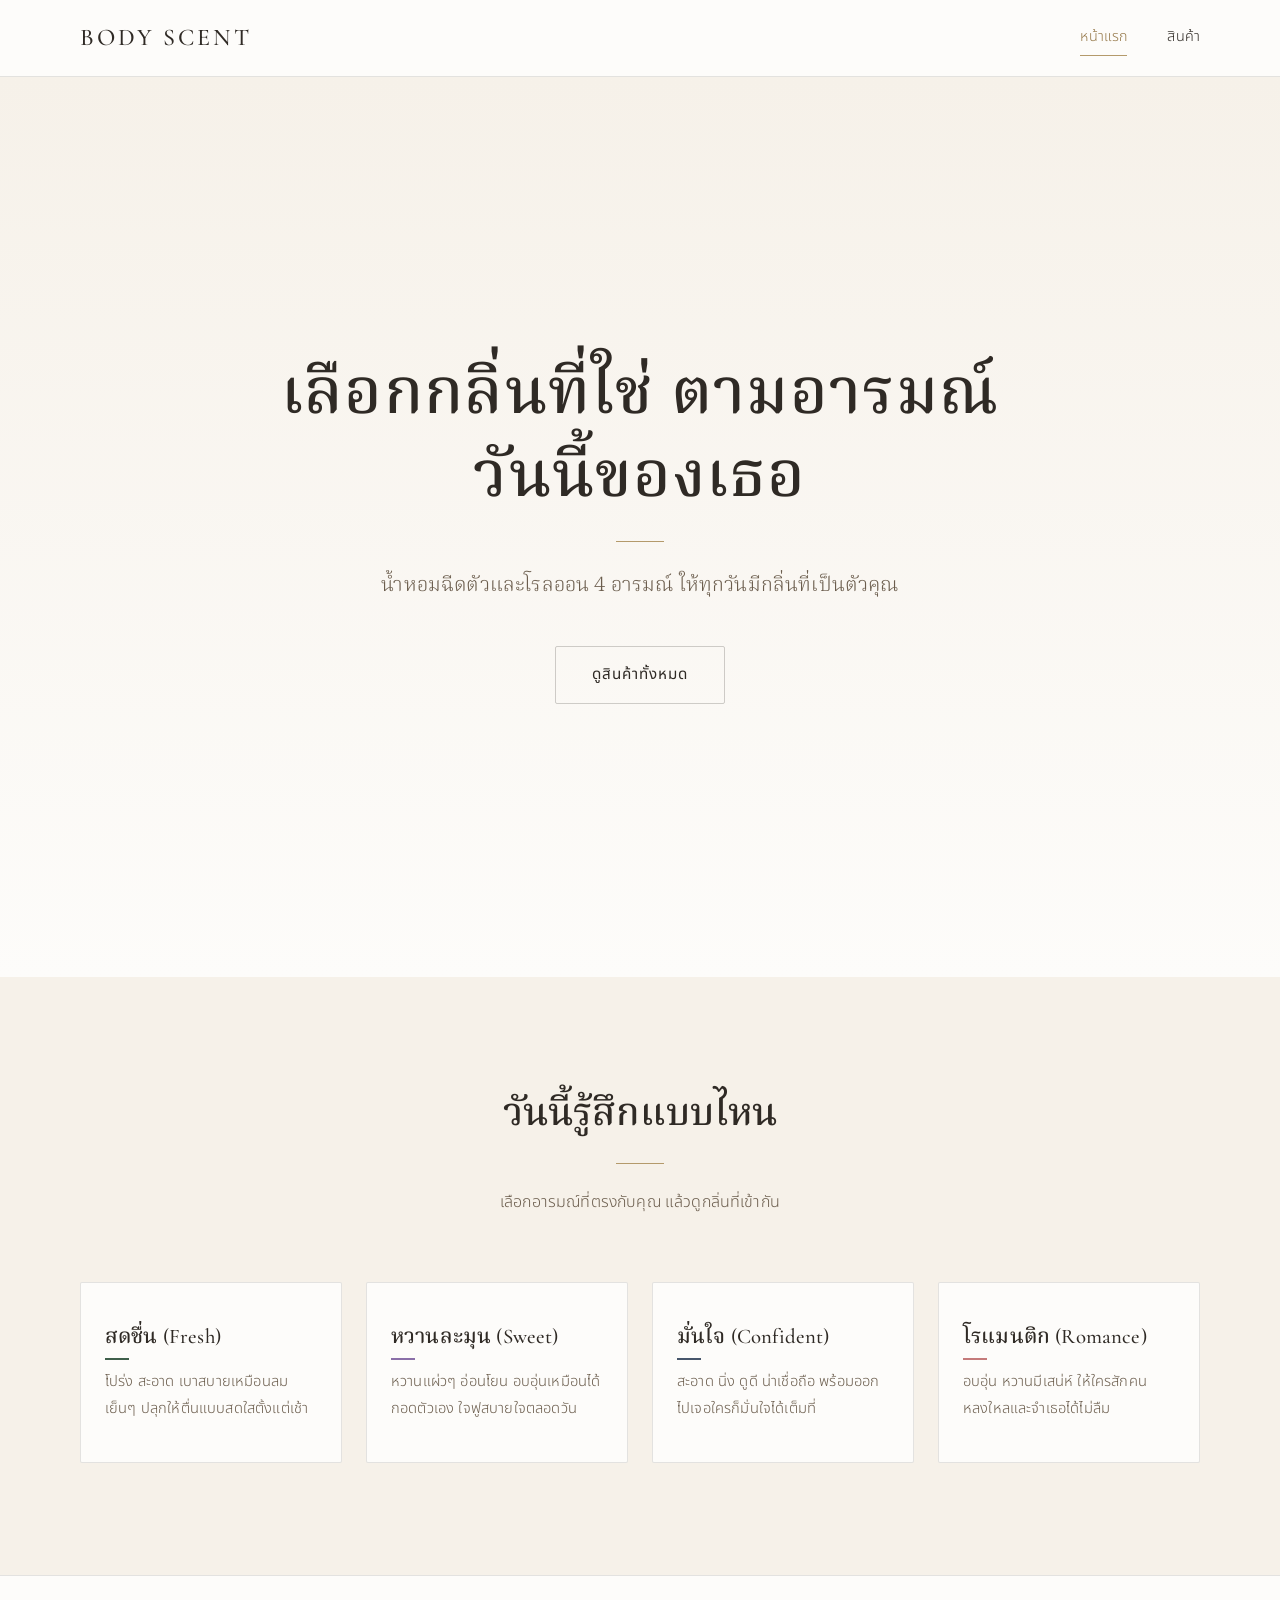
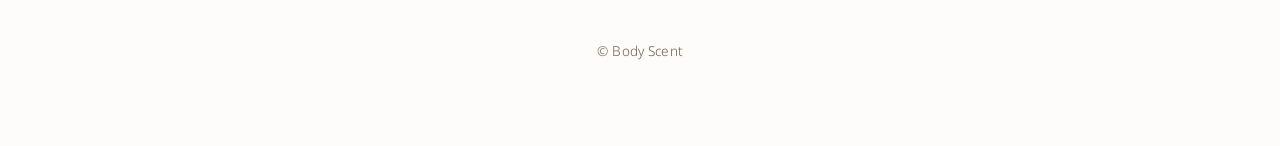
<file: index.html>
<!DOCTYPE html>
<html lang="th">
<head>
  <meta charset="UTF-8">
  <meta name="viewport" content="width=device-width, initial-scale=1">
  <title>Body Scent | น้ำหอมฉีดตัวตามอารมณ์</title>
  <meta name="description" content="Body Scent น้ำหอมฉีดตัวและโรลออน 4 อารมณ์ สดชื่น หวานละมุน มั่นใจ โรแมนติก">
  <link rel="stylesheet" href="style.css">
</head>
<body>

  <header class="site-header">
    <div class="container">
      <a href="index.html" class="brand">BODY SCENT</a>
      <nav class="nav">
        <a href="index.html" class="active">หน้าแรก</a>
        <a href="product.html">สินค้า</a>
      </nav>
    </div>
  </header>

  <main>
    <section class="hero">
      <div class="container">
        <h1>เลือกกลิ่นที่ใช่ ตามอารมณ์วันนี้ของเธอ</h1>
        <hr class="divider">
        <p class="lead">น้ำหอมฉีดตัวและโรลออน 4 อารมณ์ ให้ทุกวันมีกลิ่นที่เป็นตัวคุณ</p>
        <a href="product.html" class="btn">ดูสินค้าทั้งหมด</a>
      </div>
    </section>

    <section class="section--cream">
      <div class="container">
        <div class="section-head">
          <h2>วันนี้รู้สึกแบบไหน</h2>
          <hr class="divider">
          <p>เลือกอารมณ์ที่ตรงกับคุณ แล้วดูกลิ่นที่เข้ากัน</p>
        </div>

        <div class="mood-grid">
          <a href="product.html?mood=fresh" class="mood-card" data-mood="fresh">
            <h3>สดชื่น (Fresh)</h3>
            <p>โปร่ง สะอาด เบาสบายเหมือนลมเย็นๆ ปลุกให้ตื่นแบบสดใสตั้งแต่เช้า</p>
          </a>

          <a href="product.html?mood=sweet" class="mood-card" data-mood="sweet">
            <h3>หวานละมุน (Sweet)</h3>
            <p>หวานแผ่วๆ อ่อนโยน อบอุ่นเหมือนได้กอดตัวเอง ใจฟูสบายใจตลอดวัน</p>
          </a>

          <a href="product.html?mood=confident" class="mood-card" data-mood="confident">
            <h3>มั่นใจ (Confident)</h3>
            <p>สะอาด นิ่ง ดูดี น่าเชื่อถือ พร้อมออกไปเจอใครก็มั่นใจได้เต็มที่</p>
          </a>

          <a href="product.html?mood=romance" class="mood-card" data-mood="romance">
            <h3>โรแมนติก (Romance)</h3>
            <p>อบอุ่น หวานมีเสน่ห์ ให้ใครสักคนหลงใหลและจำเธอได้ไม่ลืม</p>
          </a>
        </div>
      </div>
    </section>
  </main>

  <footer class="site-footer">
    <div class="container">
      <p>&copy; Body Scent</p>
    </div>
  </footer>

  <script src="script.js"></script>
</body>
</html>
</file>
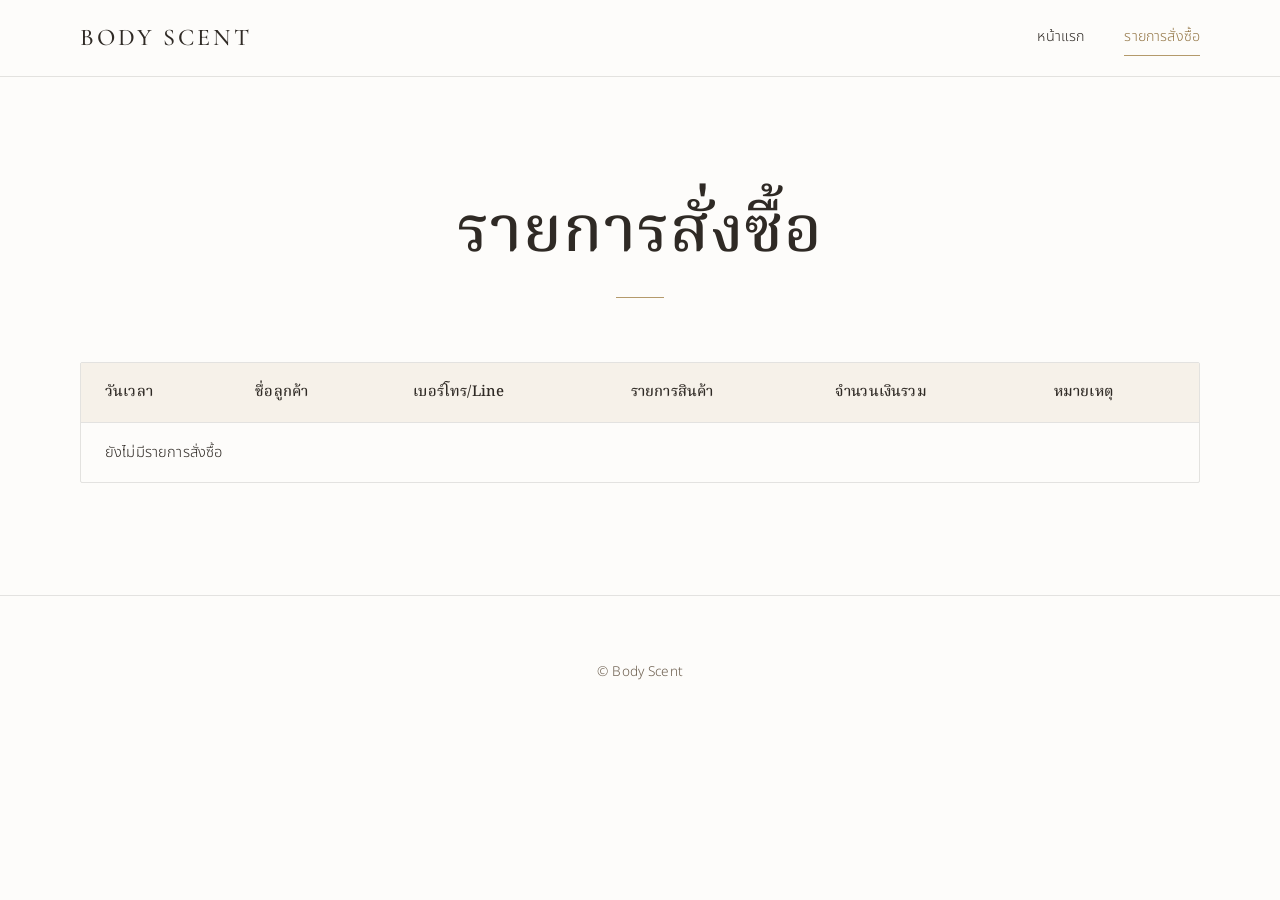
<file: admin.html>
<!DOCTYPE html>
<html lang="th">
<head>
  <meta charset="UTF-8">
  <meta name="viewport" content="width=device-width, initial-scale=1">
  <title>รายการสั่งซื้อ | Body Scent</title>
  <meta name="robots" content="noindex">
  <link rel="stylesheet" href="style.css">
</head>
<body>

  <header class="site-header">
    <div class="container">
      <a href="index.html" class="brand">BODY SCENT</a>
      <nav class="nav">
        <a href="index.html">หน้าแรก</a>
        <a href="admin.html" class="active">รายการสั่งซื้อ</a>
      </nav>
    </div>
  </header>

  <main>
    <section>
      <div class="container">
        <div class="section-head">
          <h1>รายการสั่งซื้อ</h1>
          <hr class="divider">
        </div>

        <div class="table-wrap">
          <table id="ordersTable">
            <thead>
              <tr>
                <th>วันเวลา</th>
                <th>ชื่อลูกค้า</th>
                <th>เบอร์โทร/Line</th>
                <th>รายการสินค้า</th>
                <th>จำนวนเงินรวม</th>
                <th>หมายเหตุ</th>
              </tr>
            </thead>
            <tbody></tbody>
          </table>
        </div>
      </div>
    </section>
  </main>

  <footer class="site-footer">
    <div class="container">
      <p>&copy; Body Scent</p>
    </div>
  </footer>

  <script src="script.js"></script>
</body>
</html>
</file>
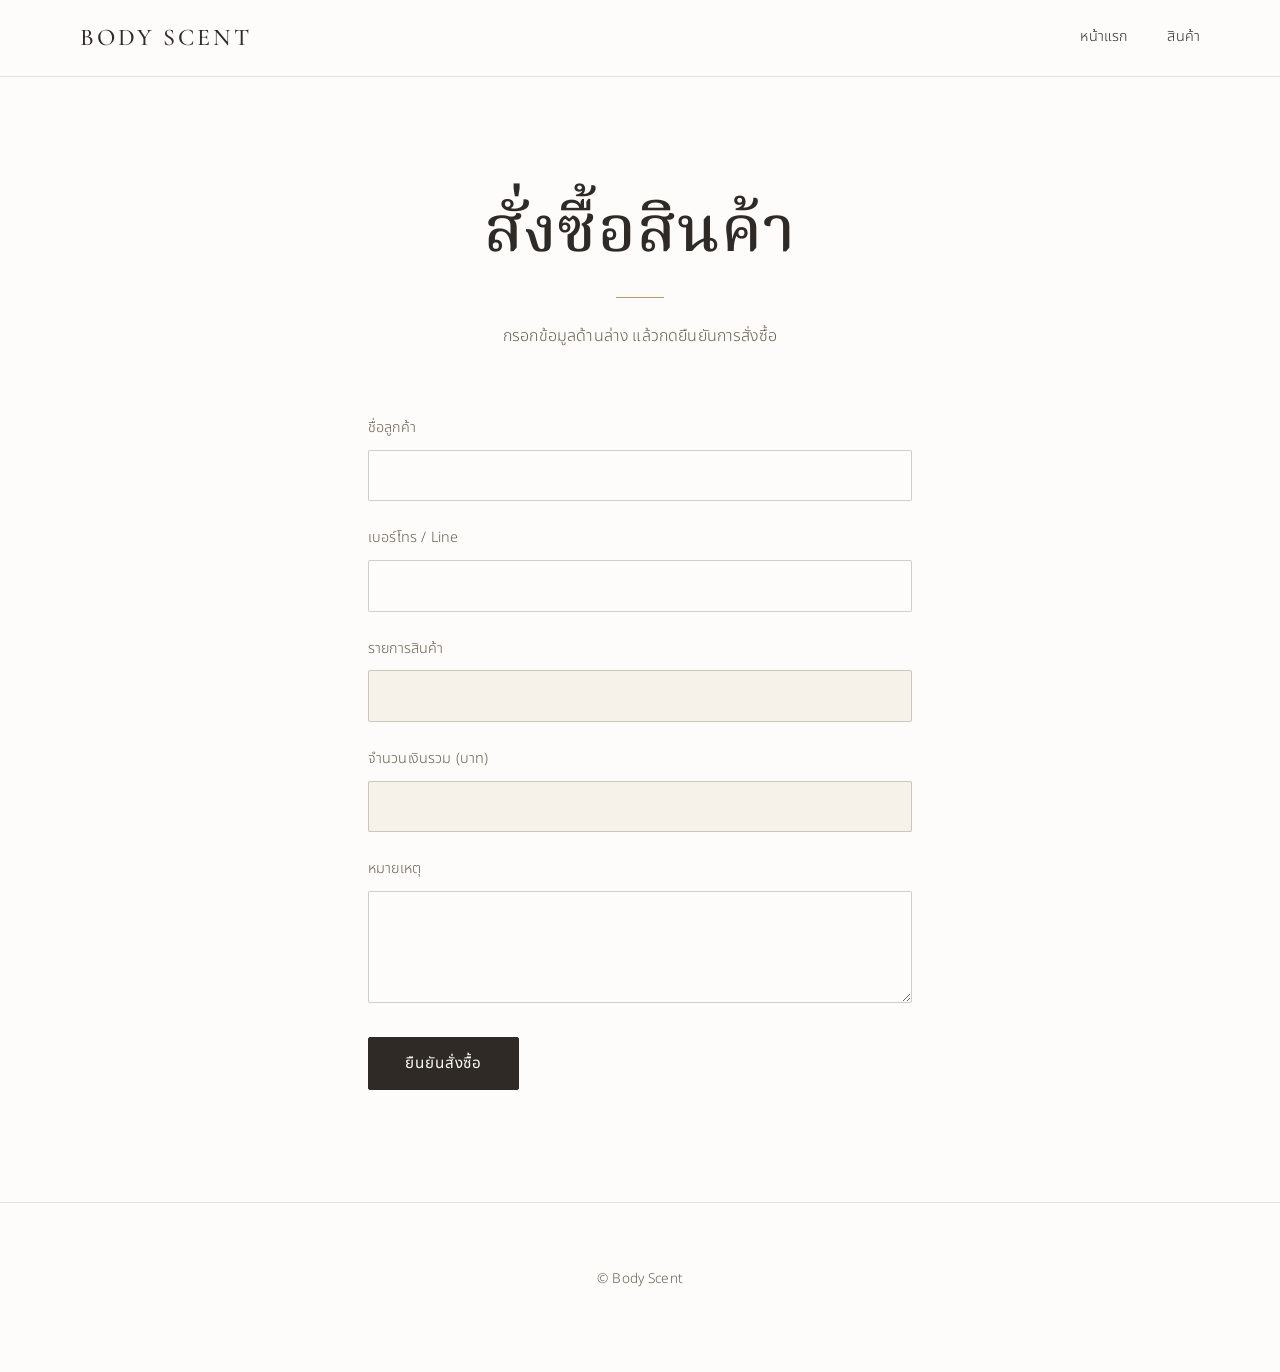
<file: order.html>
<!DOCTYPE html>
<html lang="th">
<head>
  <meta charset="UTF-8">
  <meta name="viewport" content="width=device-width, initial-scale=1">
  <title>สั่งซื้อสินค้า | Body Scent</title>
  <link rel="stylesheet" href="style.css">
</head>
<body>

  <header class="site-header">
    <div class="container">
      <a href="index.html" class="brand">BODY SCENT</a>
      <nav class="nav">
        <a href="index.html">หน้าแรก</a>
        <a href="product.html">สินค้า</a>
      </nav>
    </div>
  </header>

  <main>
    <section>
      <div class="container">
        <div class="section-head">
          <h1>สั่งซื้อสินค้า</h1>
          <hr class="divider">
          <p>กรอกข้อมูลด้านล่าง แล้วกดยืนยันการสั่งซื้อ</p>
        </div>

        <form id="orderForm">
          <label for="customerName">ชื่อลูกค้า</label>
          <input type="text" id="customerName" name="customerName" required>

          <label for="contact">เบอร์โทร / Line</label>
          <input type="text" id="contact" name="contact" required>

          <label for="items">รายการสินค้า</label>
          <input type="text" id="items" name="items" readonly>

          <label for="total">จำนวนเงินรวม (บาท)</label>
          <input type="text" id="total" name="total" readonly>

          <label for="note">หมายเหตุ</label>
          <textarea id="note" name="note"></textarea>

          <button type="submit" class="btn btn--solid">ยืนยันสั่งซื้อ</button>
        </form>
      </div>
    </section>
  </main>

  <footer class="site-footer">
    <div class="container">
      <p>&copy; Body Scent</p>
    </div>
  </footer>

  <script src="script.js"></script>
</body>
</html>
</file>
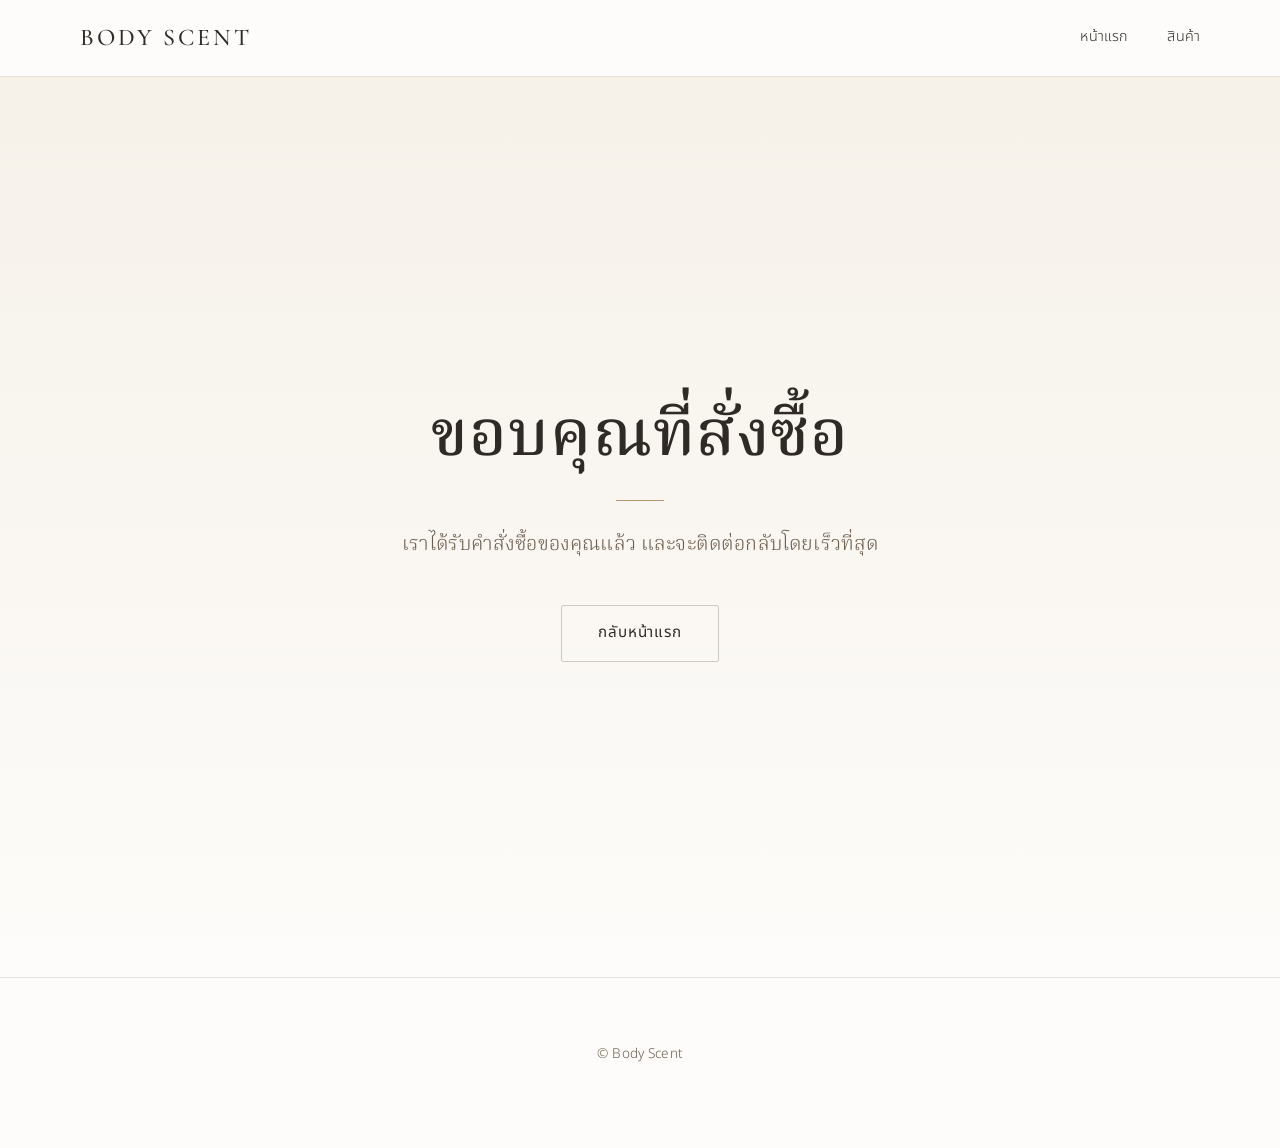
<file: thankyou.html>
<!DOCTYPE html>
<html lang="th">
<head>
  <meta charset="UTF-8">
  <meta name="viewport" content="width=device-width, initial-scale=1">
  <title>ขอบคุณ | Body Scent</title>
  <link rel="stylesheet" href="style.css">
</head>
<body>

  <header class="site-header">
    <div class="container">
      <a href="index.html" class="brand">BODY SCENT</a>
      <nav class="nav">
        <a href="index.html">หน้าแรก</a>
        <a href="product.html">สินค้า</a>
      </nav>
    </div>
  </header>

  <main>
    <section class="hero">
      <div class="container">
        <h1>ขอบคุณที่สั่งซื้อ</h1>
        <hr class="divider">
        <p class="lead">เราได้รับคำสั่งซื้อของคุณแล้ว และจะติดต่อกลับโดยเร็วที่สุด</p>
        <a href="index.html" class="btn">กลับหน้าแรก</a>
      </div>
    </section>
  </main>

  <footer class="site-footer">
    <div class="container">
      <p>&copy; Body Scent</p>
    </div>
  </footer>

  <script src="script.js"></script>
</body>
</html>
</file>
<file: style.css>
/* ==========================================================
   Body Scent — shared theme (premium · elegant · minimal)
   ใช้ร่วมกันทุกหน้า
   ========================================================== */

@import url("https://fonts.googleapis.com/css2?family=Cormorant+Garamond:wght@400;500;600&family=Noto+Serif+Thai:wght@300;400;500&family=Noto+Sans+Thai:wght@300;400;500&display=swap");

/* ---------- Design tokens ---------- */
:root {
  /* base: white – cream – deep beige */
  --white: #fdfcfa;
  --cream: #f6f1e9;
  --sand: #e8dfd0;
  --beige-deep: #6b5d4d;
  --ink: #2f2a25;

  /* accent: soft gold / bronze */
  --gold: #b49a6b;
  --gold-deep: #96794a;

  /* borders */
  --line: rgba(47, 42, 37, 0.22);
  --line-soft: rgba(47, 42, 37, 0.12);

  /* mood colors — small touches only */
  --mood-fresh: #3f5f4a;
  --mood-sweet: #8a6fa8;
  --mood-confident: #47566b;
  --mood-romance: #c47a7a;

  /* type */
  --font-display: "Cormorant Garamond", "Noto Serif Thai", Georgia, serif;
  --font-body: "Noto Sans Thai", "Helvetica Neue", Arial, sans-serif;
  --font-serif-th: "Noto Serif Thai", "Cormorant Garamond", Georgia, serif;

  /* spacing scale */
  --space-1: 0.5rem;
  --space-2: 1rem;
  --space-3: 1.5rem;
  --space-4: 2.5rem;
  --space-5: 4rem;
  --space-6: 7rem;

  --radius: 2px;
  --container: 1120px;
}

/* ---------- Reset & base ---------- */
*,
*::before,
*::after {
  box-sizing: border-box;
}

html {
  scroll-behavior: smooth;
  -webkit-text-size-adjust: 100%;
}

body {
  margin: 0;
  background: var(--white);
  color: var(--ink);
  font-family: var(--font-body);
  font-weight: 300;
  font-size: 1rem;
  line-height: 1.85;
  letter-spacing: 0.01em;
  -webkit-font-smoothing: antialiased;
}

img {
  max-width: 100%;
  display: block;
}

a {
  color: inherit;
  text-decoration: none;
}

:focus-visible {
  outline: 1px solid var(--gold-deep);
  outline-offset: 4px;
}

/* ---------- Typography ---------- */
h1,
h2,
h3,
h4 {
  font-family: var(--font-display);
  font-weight: 500;
  line-height: 1.3;
  margin: 0 0 var(--space-2);
  color: var(--ink);
}

h1 {
  font-size: clamp(2.2rem, 5.5vw, 4rem);
  letter-spacing: 0.02em;
}

h2 {
  font-size: clamp(1.7rem, 3.5vw, 2.4rem);
}

h3 {
  font-size: 1.3rem;
}

p {
  margin: 0 0 var(--space-2);
  color: var(--beige-deep);
}

.lead {
  font-family: var(--font-serif-th);
  font-weight: 300;
  font-size: clamp(1.05rem, 2vw, 1.25rem);
  line-height: 2;
}

.text-center {
  text-align: center;
}

/* ---------- Layout ---------- */
.container {
  width: min(100% - 3rem, var(--container));
  margin-inline: auto;
}

section,
.section {
  padding-block: var(--space-6);
}

.section--cream {
  background: var(--cream);
}

.section-head {
  max-width: 34rem;
  margin: 0 auto var(--space-5);
  text-align: center;
}

.divider {
  width: 3rem;
  height: 1px;
  background: var(--gold);
  border: 0;
  margin: var(--space-3) auto;
}

/* ---------- Header / nav ---------- */
.site-header {
  position: sticky;
  top: 0;
  z-index: 50;
  background: rgba(253, 252, 250, 0.92);
  backdrop-filter: blur(6px);
  border-bottom: 1px solid var(--line-soft);
}

.site-header .container {
  display: flex;
  align-items: center;
  justify-content: space-between;
  padding-block: var(--space-2);
}

.brand {
  font-family: var(--font-display);
  font-size: 1.5rem;
  font-weight: 500;
  letter-spacing: 0.12em;
}

.nav {
  display: flex;
  gap: var(--space-4);
  font-size: 0.9rem;
}

.nav a {
  padding-block: 0.25rem;
  border-bottom: 1px solid transparent;
  transition: border-color 0.3s ease, color 0.3s ease;
}

.nav a:hover,
.nav a.active {
  color: var(--gold-deep);
  border-bottom-color: var(--gold);
}

/* ---------- Buttons ---------- */
.btn {
  display: inline-block;
  padding: 0.85rem 2.25rem;
  font-family: var(--font-body);
  font-size: 0.95rem;
  font-weight: 400;
  letter-spacing: 0.06em;
  color: var(--ink);
  background: transparent;
  border: 1px solid var(--line);
  border-radius: var(--radius);
  cursor: pointer;
  transition: background 0.3s ease, color 0.3s ease, border-color 0.3s ease;
}

.btn:hover {
  background: var(--ink);
  color: var(--white);
  border-color: var(--ink);
}

.btn--solid {
  background: var(--ink);
  color: var(--white);
  border-color: var(--ink);
}

.btn--solid:hover {
  background: var(--gold-deep);
  border-color: var(--gold-deep);
}

/* ---------- Hero ---------- */
.hero {
  min-height: 100vh;
  min-height: 100svh;
  display: flex;
  align-items: center;
  justify-content: center;
  text-align: center;
  padding-block: var(--space-6);
  background: linear-gradient(180deg, var(--cream) 0%, var(--white) 100%);
}

.hero .container {
  max-width: 46rem;
}

.hero p {
  margin-bottom: var(--space-4);
}

/* ---------- Mood cards ---------- */
.mood-grid {
  display: grid;
  grid-template-columns: repeat(4, 1fr);
  gap: var(--space-3);
}

.mood-card {
  --mood: var(--gold);
  display: block;
  padding: var(--space-4) var(--space-3);
  background: var(--white);
  border: 1px solid var(--line-soft);
  border-radius: var(--radius);
  transition: border-color 0.3s ease;
}

.mood-card:hover {
  border-color: var(--line);
}

.mood-card h3 {
  margin-bottom: var(--space-1);
}

.mood-card h3::after,
.product-card h3::after {
  content: "";
  display: block;
  width: 1.5rem;
  height: 2px;
  margin-top: var(--space-1);
  background: var(--mood);
}

.mood-card p {
  font-size: 0.92rem;
  margin: 0;
}

/* mood colors: จุดเล็กๆ เท่านั้น ไม่ใช้เป็นพื้นหลังการ์ด */
[data-mood="fresh"],
.mood-fresh {
  --mood: var(--mood-fresh);
}
[data-mood="sweet"],
.mood-sweet {
  --mood: var(--mood-sweet);
}
[data-mood="confident"],
.mood-confident {
  --mood: var(--mood-confident);
}
[data-mood="romance"],
.mood-romance {
  --mood: var(--mood-romance);
}

.mood-dot {
  display: inline-block;
  width: 0.5rem;
  height: 0.5rem;
  border-radius: 50%;
  background: var(--mood, var(--gold));
  margin-right: 0.5rem;
  vertical-align: middle;
}

/* ---------- Filter bar ---------- */
#filter-bar {
  display: flex;
  flex-wrap: wrap;
  justify-content: center;
  gap: var(--space-1) var(--space-3);
  margin-bottom: var(--space-5);
}

#filter-bar button,
.filter-btn {
  --mood: var(--gold);
  font-family: var(--font-body);
  font-size: 0.92rem;
  font-weight: 300;
  letter-spacing: 0.04em;
  color: var(--beige-deep);
  background: none;
  border: 0;
  border-bottom: 1px solid transparent;
  padding: 0.35rem 0.15rem;
  cursor: pointer;
  transition: color 0.3s ease, border-color 0.3s ease;
}

#filter-bar button:hover,
#filter-bar button.active,
.filter-btn.active {
  color: var(--ink);
  border-bottom-color: var(--mood);
}

/* ---------- Product grid ---------- */
#product-list,
.product-grid {
  display: grid;
  grid-template-columns: repeat(auto-fill, minmax(240px, 1fr));
  gap: var(--space-4) var(--space-3);
}

.product-card {
  --mood: var(--gold);
  display: flex;
  flex-direction: column;
  background: var(--white);
  border: 1px solid var(--line-soft);
  border-radius: var(--radius);
  overflow: hidden;
  transition: border-color 0.3s ease;
}

.product-card:hover {
  border-color: var(--line);
}

.product-card img {
  width: 100%;
  aspect-ratio: 1 / 1;
  object-fit: cover;
  background: var(--cream);
}

.product-card .body {
  display: flex;
  flex-direction: column;
  flex: 1;
  padding: var(--space-3);
}

.product-card h3 {
  font-size: 1.1rem;
}

.product-card p {
  font-size: 0.9rem;
  flex: 1;
}

.product-card .meta {
  font-size: 0.8rem;
  color: var(--beige-deep);
}

.price {
  font-family: var(--font-display);
  font-size: 1.4rem;
  font-weight: 500;
  color: var(--gold-deep);
  margin-bottom: var(--space-2);
}

/* ---------- Forms (order page) ---------- */
form {
  max-width: 34rem;
  margin-inline: auto;
}

label {
  display: block;
  margin-bottom: var(--space-1);
  font-size: 0.9rem;
  color: var(--beige-deep);
}

input,
textarea,
select {
  width: 100%;
  padding: 0.8rem 0.9rem;
  margin-bottom: var(--space-3);
  font-family: var(--font-body);
  font-size: 1rem;
  font-weight: 300;
  color: var(--ink);
  background: var(--white);
  border: 1px solid var(--line);
  border-radius: var(--radius);
  transition: border-color 0.3s ease;
}

input:focus,
textarea:focus,
select:focus {
  outline: none;
  border-color: var(--gold-deep);
}

textarea {
  min-height: 7rem;
  resize: vertical;
}

input[readonly] {
  background: var(--cream);
}

.order-summary {
  padding: var(--space-3);
  margin-bottom: var(--space-4);
  background: var(--cream);
  border: 1px solid var(--line-soft);
  border-radius: var(--radius);
}

/* ---------- Table (admin page) ---------- */
.table-wrap {
  overflow-x: auto;
  border: 1px solid var(--line-soft);
  border-radius: var(--radius);
}

table {
  width: 100%;
  border-collapse: collapse;
  font-size: 0.92rem;
}

th,
td {
  padding: var(--space-2) var(--space-3);
  text-align: left;
  border-bottom: 1px solid var(--line-soft);
  vertical-align: top;
}

th {
  font-family: var(--font-serif-th);
  font-weight: 500;
  color: var(--ink);
  background: var(--cream);
  white-space: nowrap;
}

tbody tr:last-child td {
  border-bottom: 0;
}

/* ---------- Footer ---------- */
.site-footer {
  padding-block: var(--space-5);
  text-align: center;
  font-size: 0.85rem;
  color: var(--beige-deep);
  border-top: 1px solid var(--line-soft);
}

/* ---------- Responsive ---------- */
@media (max-width: 960px) {
  .mood-grid {
    grid-template-columns: repeat(2, 1fr);
  }
}

@media (max-width: 600px) {
  :root {
    --space-5: 3rem;
    --space-6: 4.5rem;
  }

  .container {
    width: min(100% - 2rem, var(--container));
  }

  .nav {
    gap: var(--space-3);
    font-size: 0.85rem;
  }

  .mood-grid {
    grid-template-columns: 1fr;
  }

  #product-list,
  .product-grid {
    grid-template-columns: 1fr;
  }

  .btn {
    width: 100%;
    text-align: center;
  }

  th,
  td {
    padding: var(--space-1) var(--space-2);
  }
}

@media (prefers-reduced-motion: reduce) {
  * {
    transition: none !important;
    scroll-behavior: auto !important;
  }
}
</file>
